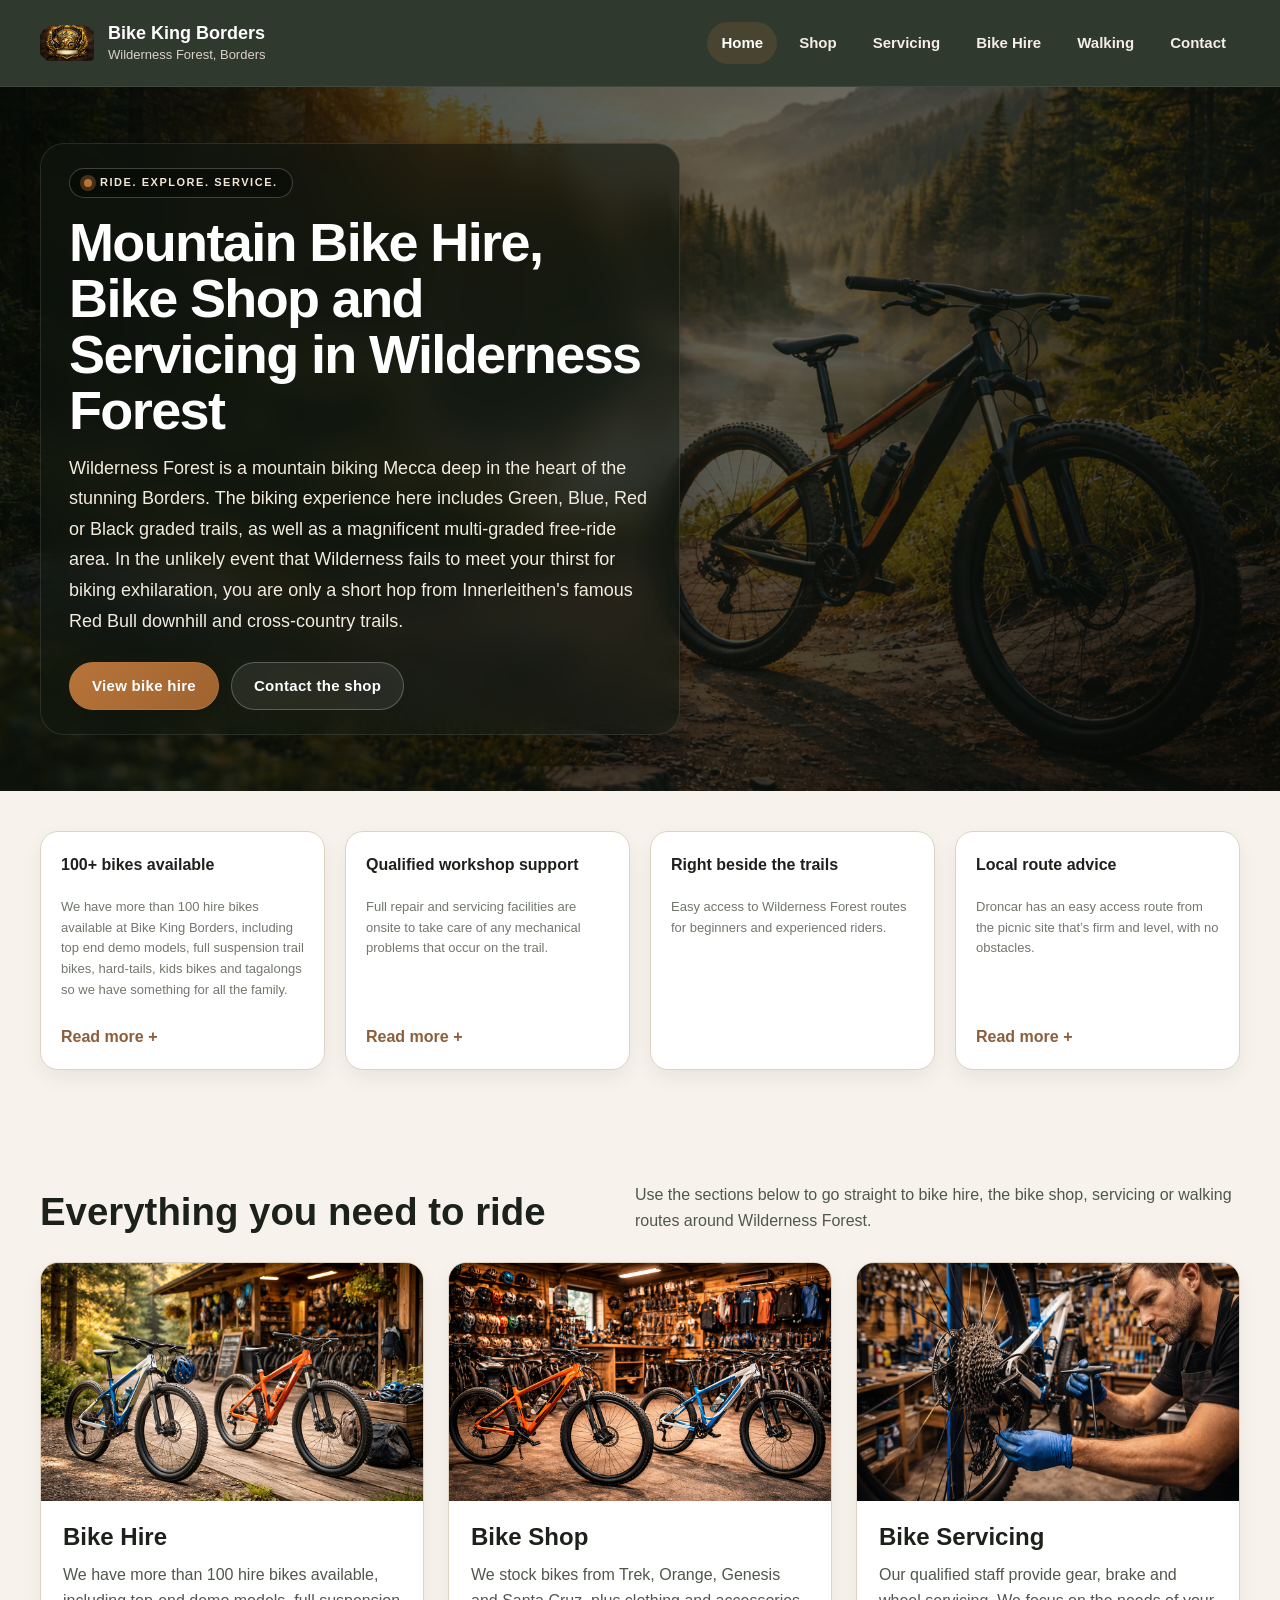
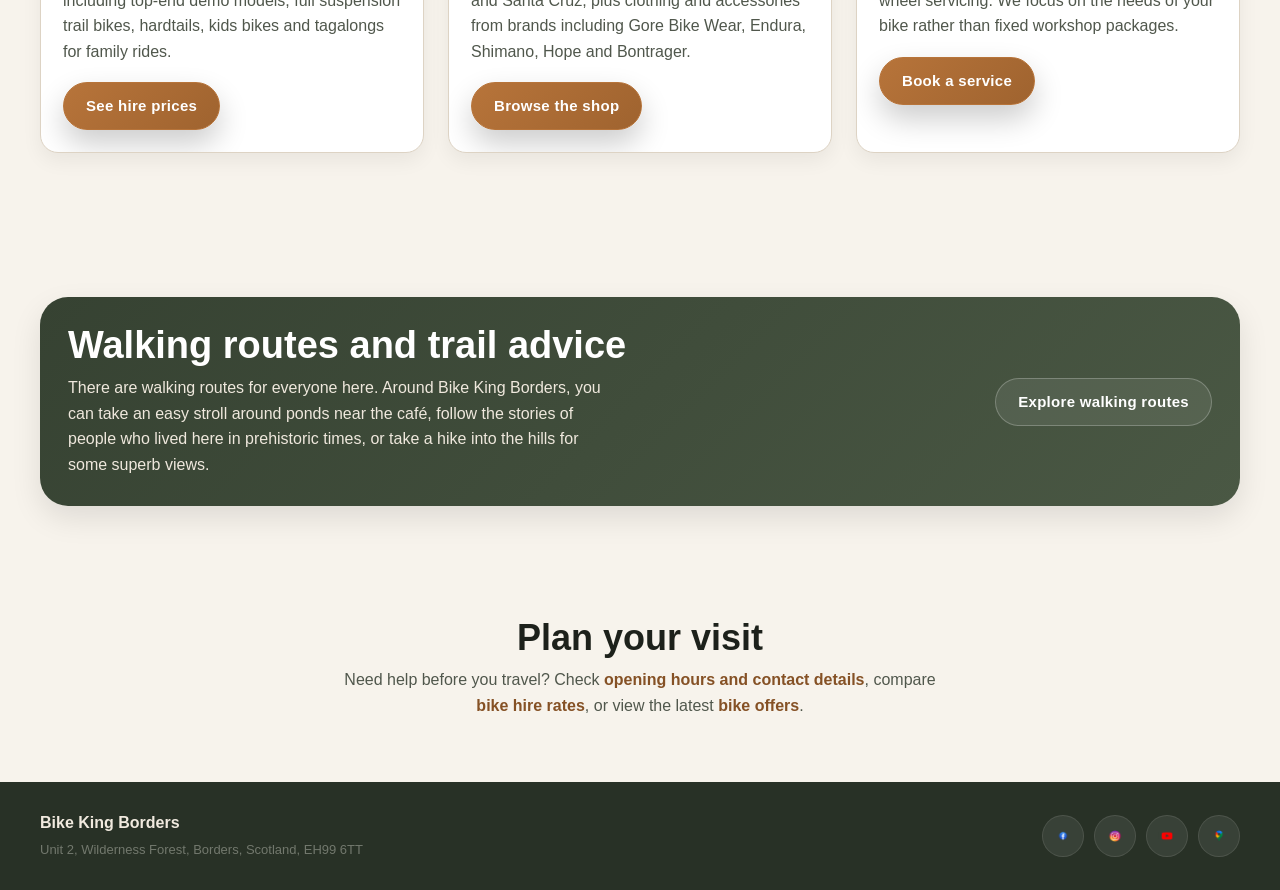
<file: index.html>
<!doctype html>
<html lang="en">
<head>
  <meta charset="utf-8">
  <meta name="viewport" content="width=device-width, initial-scale=1">
  <title>Bike King Borders | Bike Hire, Bike Shop and Servicing in Wilderness Forest Scotland</title>
  <meta name="description" content="Bike King Borders offers mountain bike hire, bike sales and professional bike servicing in Wilderness Forest, Scotland. Explore trails in the Scottish Borders with expert local support.">
  <meta name="keywords" content="bike hire Scotland, mountain bike hire Wilderness Forest, bike shop Scotland, bike servicing Borders, mountain biking Scotland, bike shop Wilderness Forest, bike hire Borders, bike servicing Scotland">
  <meta property="og:title" content="Bike King Borders | Wilderness Forest, Scotland">
  <meta property="og:description" content="Bike hire, bike shop and bike servicing beside the trails of Wilderness Forest.">
  <meta property="og:image" content="img/hero.png">
  <meta property="og:url" content="https://www.bikekingborders.co.uk">
  <meta name="twitter:card" content="summary_large_image">
  <link rel="stylesheet" href="style.css">
</head>
<body>
  <a class="skip-link" href="#main-content">Skip to content</a>

  <header class="topbar">
    <div class="container nav">
      <a class="brand" href="index.html">
        <img src="img/logo.png" alt="Bike King Borders logo">
        <span>Bike King Borders <small>Wilderness Forest, Borders</small></span>
      </a>

      <nav class="navlinks" aria-label="Primary navigation">
        <a class="active" href="index.html">Home</a>
        <a href="shop.html">Shop</a>
        <a href="servicing.html">Servicing</a>
        <a href="hire.html">Bike Hire</a>
        <a href="walking.html">Walking</a>
        <a href="contact.html">Contact</a>
      </nav>
    </div>
  </header>

  <main id="main-content">

    <section class="hero" aria-labelledby="home-title">
      <div class="container hero-inner">
        <div class="hero-content">
          <span class="kicker">Ride. Explore. Service.</span>
          <h1 id="home-title">Mountain Bike Hire, Bike Shop and Servicing in Wilderness Forest</h1>
          <p class="lead">
            Wilderness Forest is a mountain biking Mecca deep in the heart of the stunning Borders. The biking experience here includes Green, Blue, Red or Black graded trails, as well as a magnificent multi-graded free-ride area. In the unlikely event that Wilderness fails to meet your thirst for biking exhilaration, you are only a short hop from Innerleithen's famous Red Bull downhill and cross-country trails.
          </p>
          <div class="hero-actions">
            <a class="btn" href="hire.html">View bike hire</a>
            <a class="btn secondary" href="contact.html">Contact the shop</a>
          </div>
        </div>
      </div>
    </section>

    <section class="section compact" aria-labelledby="highlights-title">
  <div class="container">

    <h2 id="highlights-title" class="visually-hidden">Bike King Borders highlights</h2>

    <div class="highlight-list">

      <!-- Bikes -->
      <div class="highlight-item">
        <strong>100+ bikes available</strong>

        <p class="small">
          We have more than 100 hire bikes available at Bike King Borders, including top end demo models, full suspension trail bikes, hard-tails, kids bikes and tagalongs so we have something for all the family.
        </p>

        <details class="read-more-block">
          <summary>Read more</summary>
          <p class="small">
            With brand new bikes in stock from top quality brands like Trek, Orange, Genesis and Santa Cruz and an extensive range of clothing and accessories from Gore Bike Wear, Endura, Shimano, Hope and Bontrager, the shop caters for all visitors to the forest.
          </p>
        </details>
      </div>

      <!-- Workshop -->
      <div class="highlight-item">
        <strong>Qualified workshop support</strong>

        <p class="small">
          Full repair and servicing facilities are onsite to take care of any mechanical problems that occur on the trail.
        </p>

        <details class="read-more-block">
          <summary>Read more</summary>
          <p class="small">
            Our qualified staff will keep you riding for as long as possible. Our team are all experienced riders and know the trails well — ask their advice on the best routes and current conditions.
          </p>
        </details>
      </div>

      <!-- Trails -->
      <div class="highlight-item">
        <strong>Right beside the trails</strong>
        <p class="small">
          Easy access to Wilderness Forest routes for beginners and experienced riders.
        </p>
      </div>

      <!-- Route advice -->
      <div class="highlight-item">
        <strong>Local route advice</strong>

        <p class="small">
          Droncar has an easy access route from the picnic site that’s firm and level, with no obstacles. 
        </p>

        <details class="read-more-block">
          <summary>Read more</summary>

          <p class="small">
            If you are looking for something more energetic, follow the burn further up the valley or find the remains of Droncar Tower and an Iron Age hill fort.
          </p>

          <p class="small">
            Muirdac is a hidden gem, a quiet forest close to Peebles with some charming trails through open woodland. It can be particularly good early in the morning, when mist hangs in the valley below.
          </p>

          <p class="small">
            Enjoy a picnic and a stroll at Leethorn: the meadows here are important for butterflies, and we manage the land so the conditions are just right for them.
          </p>

          <p class="small">
            If you are looking for a bit of a challenge, head to Airy. One of the Borders’ classic hill routes leads through the forest and up to the Three Renbreths, tall cairns that stand sentinel over the moors. Allow at least five hours for the trip.
          </p>

        </details>
      </div>

    </div>

  </div>
</section>

    <section class="section" aria-labelledby="services-title">
      <div class="container">
        <div class="section-intro">
          <h2 id="services-title">Everything you need to ride</h2>
          <p class="meta">Use the sections below to go straight to bike hire, the bike shop, servicing or walking routes around Wilderness Forest.</p>
        </div>

        <div class="grid-3">
          <article class="card service-card">
            <img class="thumb" src="img/bikehire.png" alt="Mountain bikes available for hire in Wilderness Forest" loading="lazy">
            <div class="pad">
              <h3>Bike Hire</h3>
              <p>We have more than 100 hire bikes available, including top-end demo models, full suspension trail bikes, hardtails, kids bikes and tagalongs for family rides.</p>
              <div class="button-row">
                <a class="btn" href="hire.html">See hire prices</a>
              </div>
            </div>
          </article>

          <article class="card service-card">
            <img class="thumb" src="img/bikeshop.png" alt="Mountain bike for sale at Bike King Borders" loading="lazy">
            <div class="pad">
              <h3>Bike Shop</h3>
              <p>We stock bikes from Trek, Orange, Genesis and Santa Cruz, plus clothing and accessories from brands including Gore Bike Wear, Endura, Shimano, Hope and Bontrager.</p>
              <div class="button-row">
                <a class="btn" href="shop.html">Browse the shop</a>
              </div>
            </div>
          </article>

          <article class="card service-card">
            <img class="thumb" src="img/bikeservicing.png" alt="Bike servicing workshop at Bike King Borders" loading="lazy">
            <div class="pad">
              <h3>Bike Servicing</h3>
              <p>Our qualified staff provide gear, brake and wheel servicing. We focus on the needs of your bike rather than fixed workshop packages.</p>
              <div class="button-row">
                <a class="btn" href="servicing.html">Book a service</a>
              </div>
            </div>
          </article>
        </div>
      </div>
    </section>

    <section class="section" aria-labelledby="routes-title">
      <div class="container">
        <div class="cta-panel">
          <div>
            <h2 id="routes-title">Walking routes and trail advice</h2>
            <p class="meta">There are walking routes for everyone here. Around Bike King Borders, you can take an easy stroll around ponds near the café, follow the stories of people who lived here in prehistoric times, or take a hike into the hills for some superb views.</p>
          </div>
          <a class="btn secondary" href="walking.html">Explore walking routes</a>
        </div>
      </div>
    </section>

    <section class="section compact" aria-labelledby="home-links-title">
      <div class="container quick-facts">
        <h2 id="home-links-title">Plan your visit</h2>
        <p class="meta">Need help before you travel? Check <a href="contact.html">opening hours and contact details</a>, compare <a href="hire.html">bike hire rates</a>, or view the latest <a href="shop.html">bike offers</a>.</p>
      </div>
    </section>

  </main>

  <footer class="footer">
    <div class="container footer-row">
      <div>
        <strong>Bike King Borders</strong><br>
        <span class="small">Unit 2, Wilderness Forest, Borders, Scotland, EH99 6TT</span>
      </div>

      <nav class="social" aria-label="Social media">
        <a href="#" aria-label="Bike King Borders on Facebook"><img src="img/facebook.png" alt="Facebook"></a>
        <a href="#" aria-label="Bike King Borders on Instagram"><img src="img/instagram.png" alt="Instagram"></a>
        <a href="#" aria-label="Bike King Borders on YouTube"><img src="img/youtube.png" alt="YouTube"></a>
        <a href="#" aria-label="Bike King Borders on Google Maps"><img src="img/googlemaps.png" alt="Google Maps"></a>
      </nav>
    </div>
  </footer>
</body>
</html>
</file>
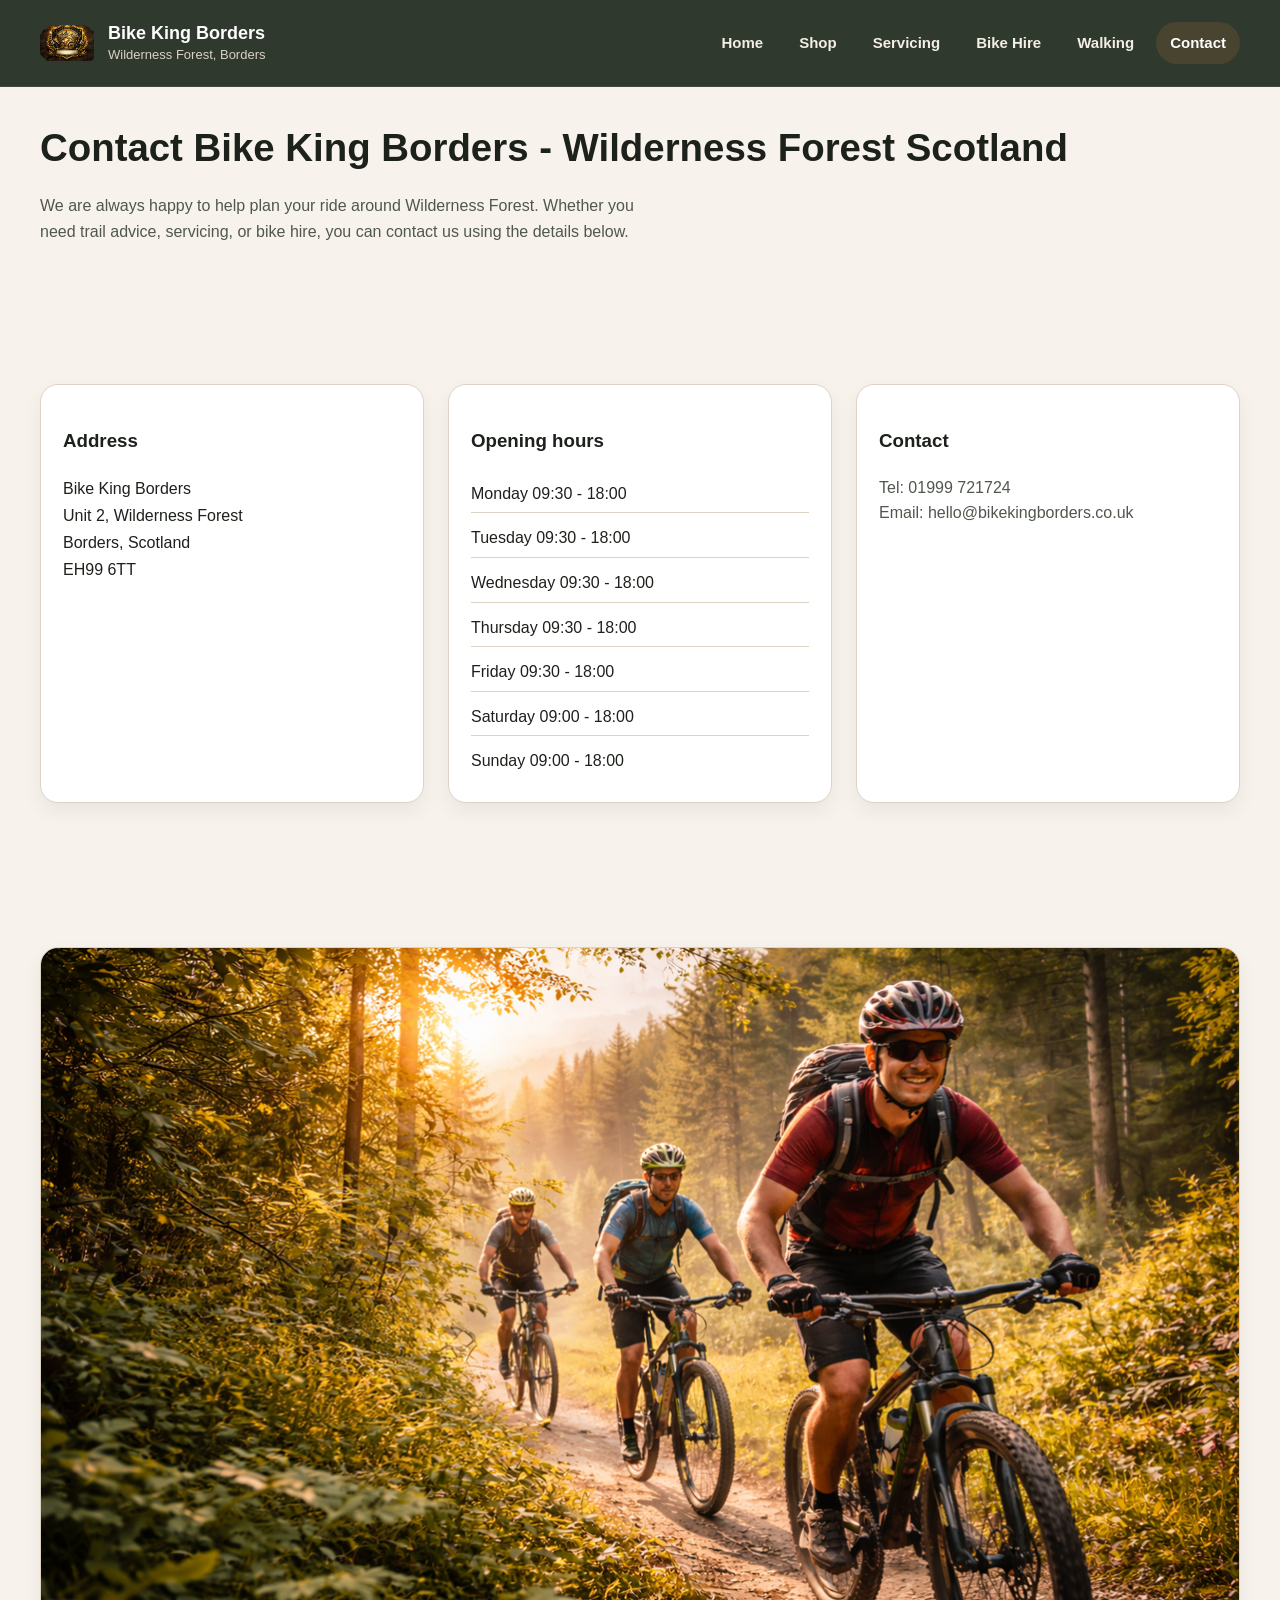
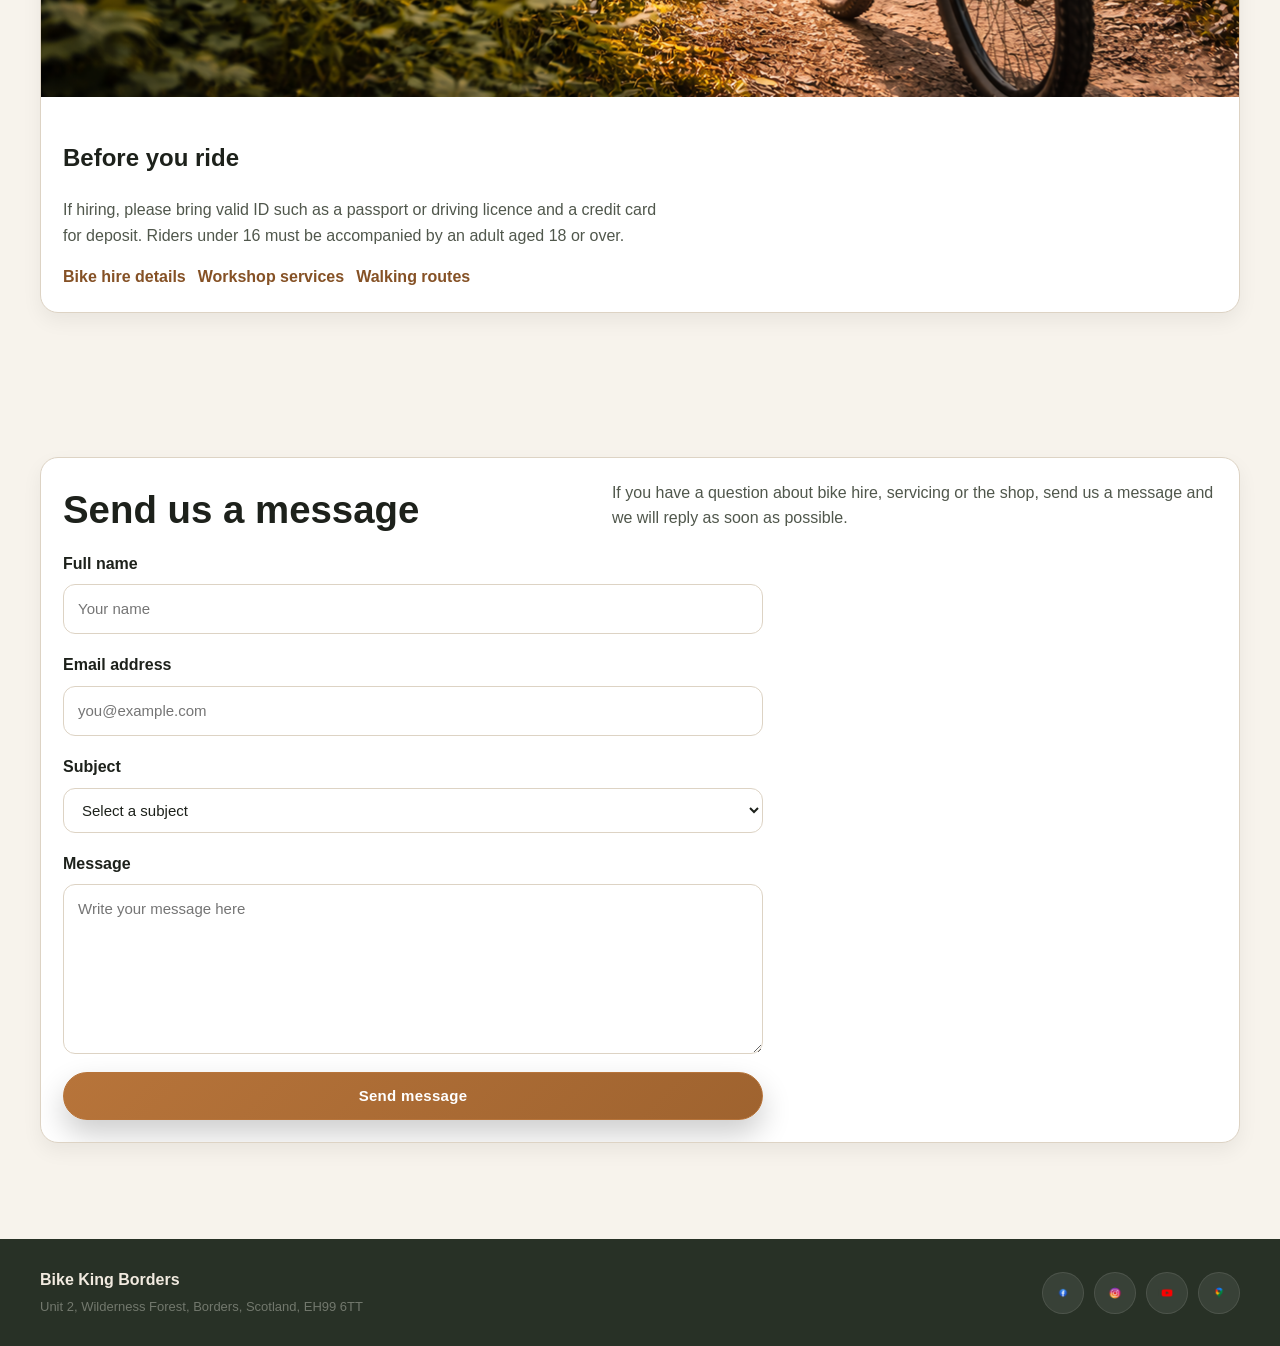
<file: contact.html>
<!doctype html>
<html lang="en">
<head>
  <meta charset="utf-8">
  <meta name="viewport" content="width=device-width,initial-scale=1">
  <title>Contact Bike King Borders | Bike Shop Wilderness Forest Scotland</title>
  <meta name="description" content="Contact Bike King Borders for bike hire, bike servicing or bike sales in Wilderness Forest, Scottish Borders. Find our address, phone number and opening hours.">
  <meta name="keywords" content="bike shop contact Scotland, bike hire contact Borders, bike servicing Wilderness Forest, Bike King Borders contact">
  <link rel="stylesheet" href="style.css">
</head>
<body>
  <a class="skip-link" href="#main-content">Skip to content</a>

  <header class="topbar">
    <div class="container nav">
      <a class="brand" href="index.html">
        <img src="img/logo.png" alt="Bike King Borders logo">
        <span>Bike King Borders <small>Wilderness Forest, Borders</small></span>
      </a>

      <nav class="navlinks" aria-label="Primary navigation">
        <a href="index.html">Home</a>
        <a href="shop.html">Shop</a>
        <a href="servicing.html">Servicing</a>
        <a href="hire.html">Bike Hire</a>
        <a href="walking.html">Walking</a>
        <a class="active" href="contact.html">Contact</a>
      </nav>
    </div>
  </header>

  <main id="main-content">

    <section class="section compact">
      <div class="container">
        <div class="section-intro">
          <h1 id="contact-title">Contact Bike King Borders - Wilderness Forest Scotland</h1>
          <p class="meta">
            We are always happy to help plan your ride around Wilderness Forest.
            Whether you need trail advice, servicing, or bike hire, you can contact us using the details below.
          </p>
        </div>
      </div>
    </section>

    <section class="section" aria-labelledby="contact-details-title">
      <div class="container">
        <h2 id="contact-details-title" class="visually-hidden">Contact details and opening hours</h2>

        <div class="grid-3">

          <article class="card">
            <div class="pad">
              <h3>Address</h3>
              <address class="address">
                Bike King Borders<br>
                Unit 2, Wilderness Forest<br>
                Borders, Scotland<br>
                EH99 6TT
              </address>
              <div class="button-row">
                <a class="btn secondary" href="#">Open map</a>
              </div>
            </div>
          </article>

          <article class="card">
            <div class="pad">
              <h3>Opening hours</h3>
              <ul class="hours">
                <li>Monday 09:30 - 18:00</li>
                <li>Tuesday 09:30 - 18:00</li>
                <li>Wednesday 09:30 - 18:00</li>
                <li>Thursday 09:30 - 18:00</li>
                <li>Friday 09:30 - 18:00</li>
                <li>Saturday 09:00 - 18:00</li>
                <li>Sunday 09:00 - 18:00</li>
              </ul>
            </div>
          </article>

          <article class="card">
            <div class="pad">
              <h3>Contact</h3>
              <p class="meta">
                Tel: <a href="tel:+441999721724">01999 721724</a><br>
                Email: <a href="mailto:hello@bikekingborders.co.uk">hello@bikekingborders.co.uk</a>
              </p>
            
              </div>
            </div>
          </article>

        </div>
      </div>
    </section>

    <section class="section">
      <div class="container">
        <article class="card">
          <img class="thumb" src="img/contact.png" alt="Cyclists on Wilderness Forest trails near Bike King Borders" loading="lazy">
          <div class="pad">
            <h2>Before you ride</h2>
            <p class="meta">
              If hiring, please bring valid ID such as a passport or driving licence and a credit card for deposit.
              Riders under 16 must be accompanied by an adult aged 18 or over.
            </p>

            <div class="inline-links">
              <a href="hire.html">Bike hire details</a>
              <a href="servicing.html">Workshop services</a>
              <a href="walking.html">Walking routes</a>
            </div>
          </div>
        </article>
      </div>
    </section>

    <section class="section" aria-labelledby="contact-form-title">
      <div class="container">
        <article class="card">
          <div class="pad">

            <div class="section-intro form-intro">
              <h2 id="contact-form-title">Send us a message</h2>
              <p class="meta">
                If you have a question about bike hire, servicing or the shop, send us a message and we will reply as soon as possible.
              </p>
            </div>

            <form class="contact-form" action="#" method="post">

              <div class="form-row">
                <label for="name">Full name</label>
                <input type="text" id="name" name="name" placeholder="Your name" required>
              </div>

              <div class="form-row">
                <label for="email">Email address</label>
                <input type="email" id="email" name="email" placeholder="you@example.com" required>
              </div>

              <div class="form-row">
                <label for="subject">Subject</label>
                <select id="subject" name="subject" required>
                  <option value="">Select a subject</option>
                  <option value="hire">Bike hire</option>
                  <option value="servicing">Bike servicing</option>
                  <option value="shop">Bike shop</option>
                  <option value="other">Other enquiry</option>
                </select>
              </div>

              <div class="form-row">
                <label for="message">Message</label>
                <textarea id="message" name="message" rows="6" placeholder="Write your message here" required></textarea>
              </div>

              <button class="btn" type="submit">Send message</button>

            </form>

          </div>
        </article>
      </div>
    </section>

  </main>

  <footer class="footer">
    <div class="container footer-row">
      <div>
        <strong>Bike King Borders</strong><br>
        <span class="small">Unit 2, Wilderness Forest, Borders, Scotland, EH99 6TT</span>
      </div>

      <nav class="social" aria-label="Social media">
        <a href="#" aria-label="Bike King Borders Facebook">
          <img src="img/facebook.png" alt="Facebook">
        </a>
        <a href="#" aria-label="Bike King Borders Instagram">
          <img src="img/instagram.png" alt="Instagram">
        </a>
        <a href="#" aria-label="Bike King Borders YouTube">
          <img src="img/youtube.png" alt="YouTube">
        </a>
        <a href="#" aria-label="Bike King Borders Google Maps">
          <img src="img/googlemaps.png" alt="Google Maps">
        </a>
      </nav>
    </div>
  </footer>
</body>
</html>
</file>
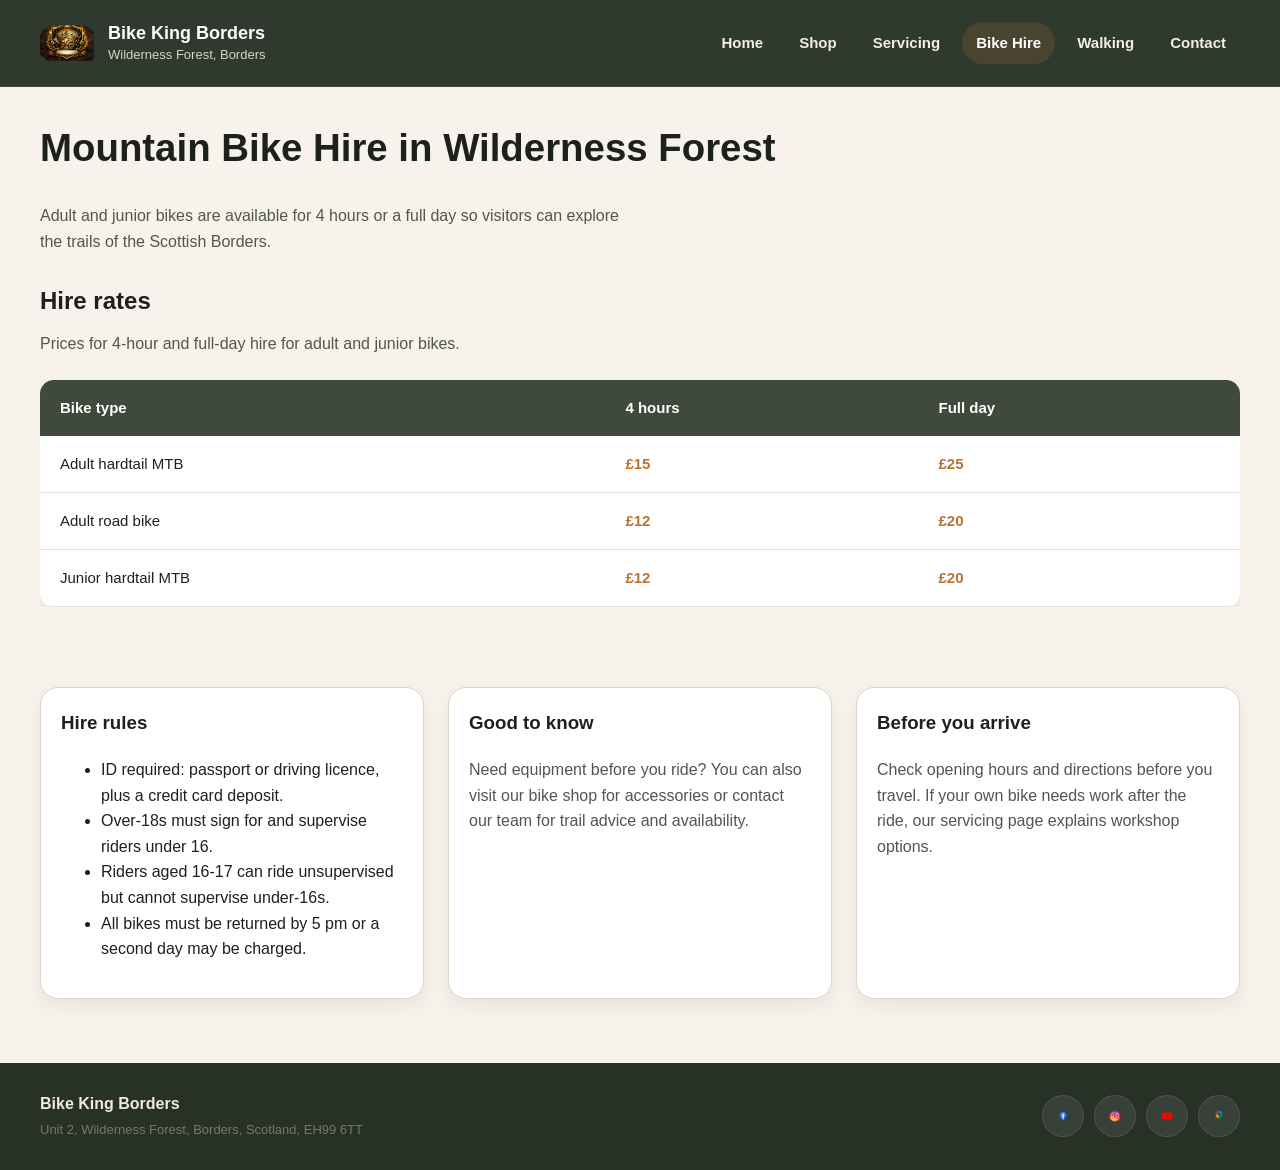
<file: hire.html>
<!doctype html>
<html lang="en">
<head>
  <meta charset="utf-8">
  <meta name="viewport" content="width=device-width,initial-scale=1">
  <title>Mountain Bike Hire in Wilderness Forest | Bike King Borders</title>
  <meta name="description" content="Mountain bike hire in Wilderness Forest, Scotland. Rent adult and junior bikes for 4 hours or a full day and explore the trails of the Scottish Borders.">
  <meta name="keywords" content="mountain bike hire Scotland, bike rental Wilderness Forest, bike hire Borders, hire mountain bikes Scotland">
  <link rel="stylesheet" href="style.css">
</head>
<body>
  <a class="skip-link" href="#main-content">Skip to content</a>
  <header class="topbar">
    <div class="container nav">
      <a class="brand" href="index.html">
        <img src="img/logo.png" alt="Bike King Borders logo">
        <span>Bike King Borders <small>Wilderness Forest, Borders</small></span>
      </a>
      <nav class="navlinks" aria-label="Primary navigation">
        <a href="index.html">Home</a>
        <a href="shop.html">Shop</a>
        <a href="servicing.html">Servicing</a>
        <a class="active" href="hire.html">Bike Hire</a>
        <a href="walking.html">Walking</a>
        <a href="contact.html">Contact</a>
      </nav>
    </div>
  </header>

  <main id="main-content">
    <section class="section compact hire-rates">
      <div class="container">
        <div class="section-intro">
          <h1>Mountain Bike Hire in Wilderness Forest</h1>
          <p class="meta">Adult and junior bikes are available for 4 hours or a full day so visitors can explore the trails of the Scottish Borders.</p>
        </div>

        <h2>Hire rates</h2>
        <p class="meta">Prices for 4-hour and full-day hire for adult and junior bikes.</p>

        <div class="table-wrapper">
          <table class="rates-table">
            <thead>
              <tr>
                <th scope="col">Bike type</th>
                <th scope="col">4 hours</th>
                <th scope="col">Full day</th>
              </tr>
            </thead>
            <tbody>
              <tr>
                <td>Adult hardtail MTB</td>
                <td>£15</td>
                <td>£25</td>
              </tr>
              <tr>
                <td>Adult road bike</td>
                <td>£12</td>
                <td>£20</td>
              </tr>
              <tr>
                <td>Junior hardtail MTB</td>
                <td>£12</td>
                <td>£20</td>
              </tr>
            </tbody>
          </table>
        </div>
      </div>
    </section>

    <section class="section compact">
      <div class="container info-grid">
        <article class="note-box">
          <h3>Hire rules</h3>
          <ul>
            <li>ID required: passport or driving licence, plus a credit card deposit.</li>
            <li>Over-18s must sign for and supervise riders under 16.</li>
            <li>Riders aged 16-17 can ride unsupervised but cannot supervise under-16s.</li>
            <li>All bikes must be returned by 5 pm or a second day may be charged.</li>
          </ul>
        </article>

        <article class="note-box">
          <h3>Good to know</h3>
          <p class="meta">Need equipment before you ride? You can also visit our <a href="shop.html">bike shop</a> for accessories or contact our team for trail advice and availability.</p>
          <div class="button-row"><a class="btn secondary" href="shop.html">Visit the shop</a></div>
        </article>

        <article class="note-box">
          <h3>Before you arrive</h3>
          <p class="meta">Check <a href="contact.html">opening hours and directions</a> before you travel. If your own bike needs work after the ride, our <a href="servicing.html">servicing page</a> explains workshop options.</p>
        </article>
      </div>
    </section>
  </main>

  <footer class="footer">
    <div class="container footer-row">
      <div>
        <strong>Bike King Borders</strong><br>
        <span class="small">Unit 2, Wilderness Forest, Borders, Scotland, EH99 6TT</span>
      </div>
      <div class="social" aria-label="Social media">
        <a href="#" aria-label="Facebook"><img src="img/facebook.png" alt="Facebook"></a>
        <a href="#" aria-label="Instagram"><img src="img/instagram.png" alt="Instagram"></a>
        <a href="#" aria-label="YouTube"><img src="img/youtube.png" alt="YouTube"></a>
        <a href="#" aria-label="Google Maps"><img src="img/googlemaps.png" alt="Google Maps"></a>
      </div>
    </div>
  </footer>
</body>
</html>
</file>
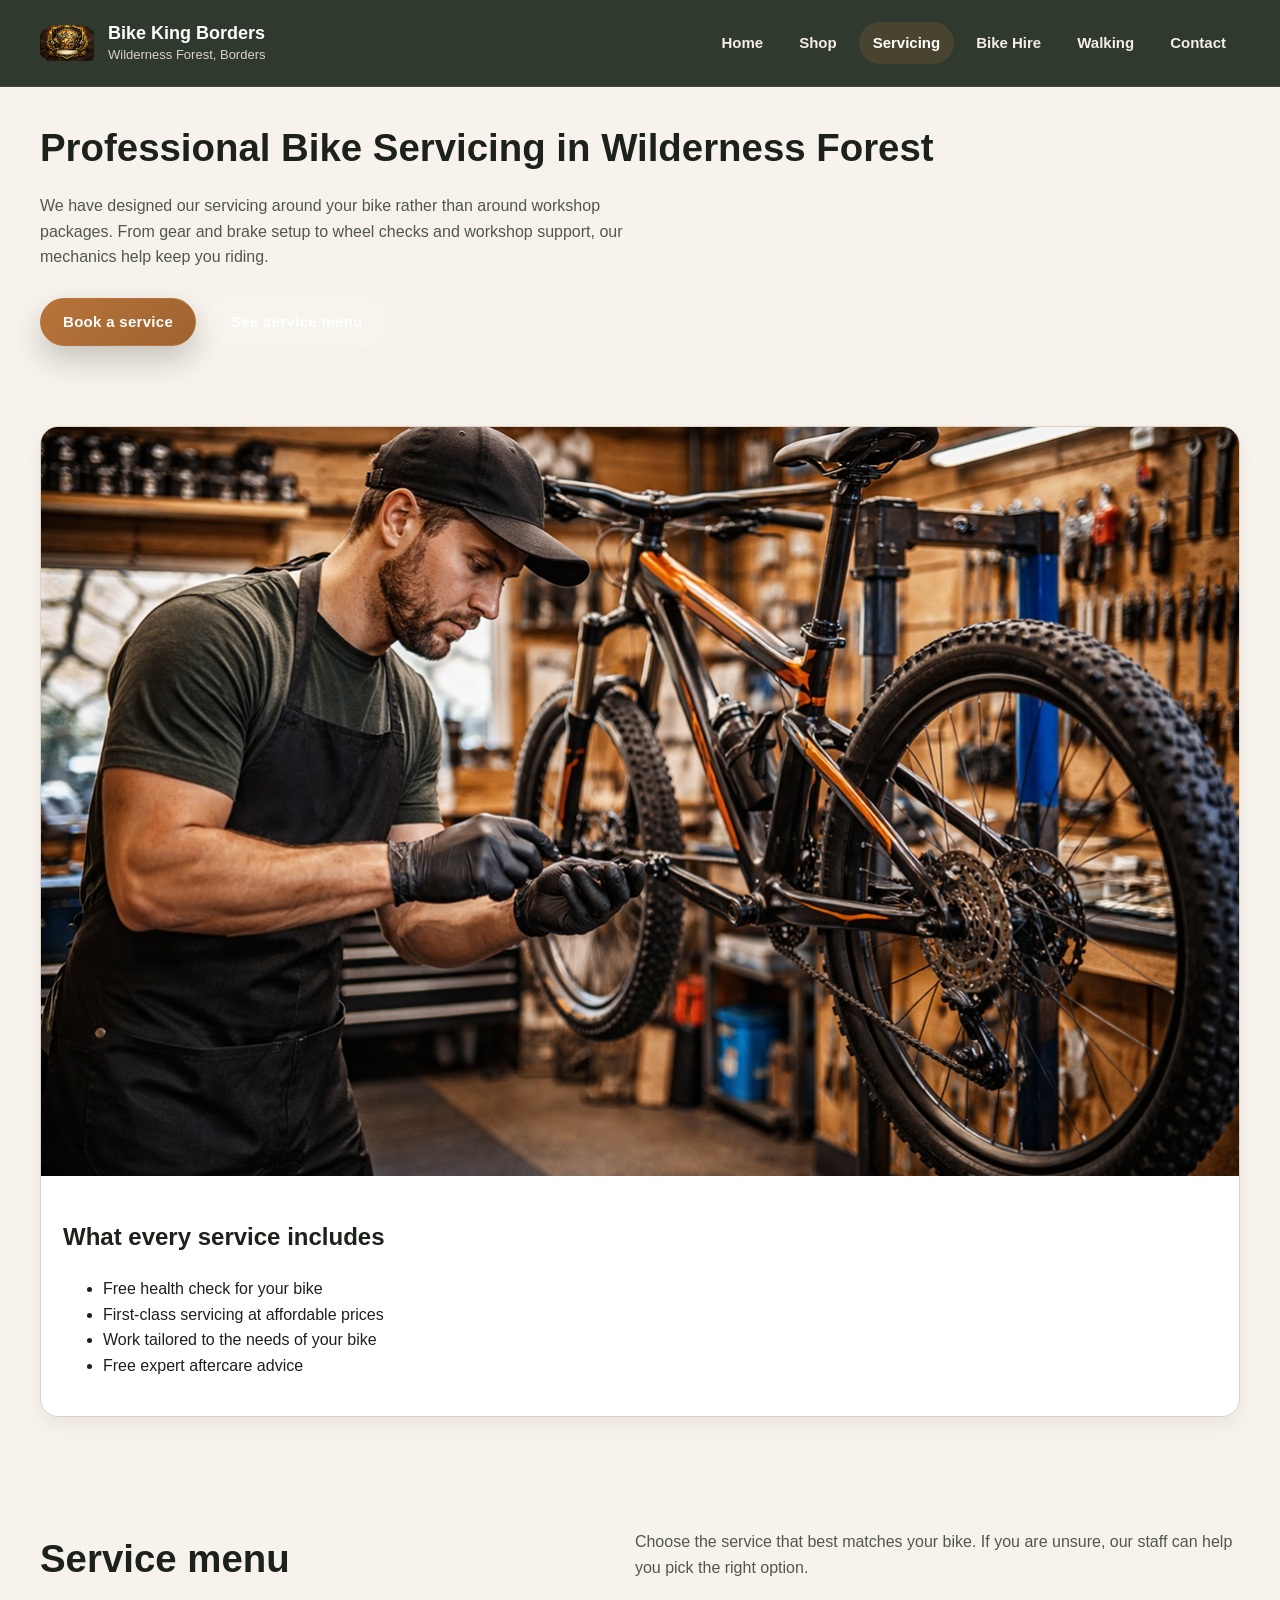
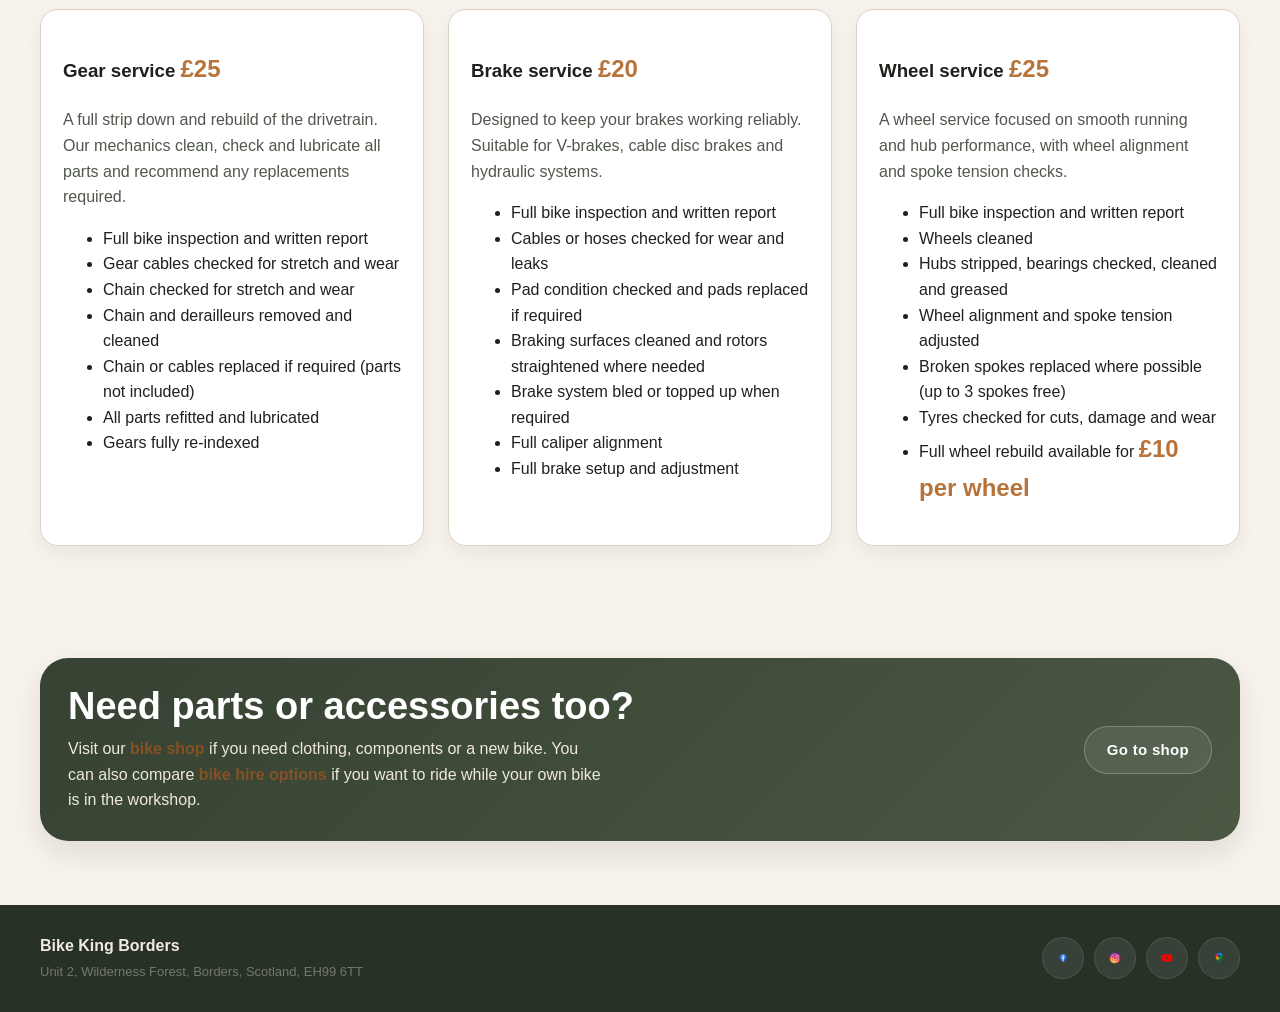
<file: servicing.html>
<!doctype html>
<html lang="en">
<head>
  <meta charset="utf-8">
  <meta name="viewport" content="width=device-width,initial-scale=1">
  <title>Bike Servicing in Wilderness Forest | Bike Repairs - Bike King Borders</title>
  <meta name="description" content="Professional bike servicing and bike repairs in Wilderness Forest. Gear service, brake service and wheel servicing by experienced mechanics.">
  <meta name="keywords" content="bike servicing Scotland, bike repair Scotland, mountain bike servicing, bike mechanics Borders, bike workshop Scotland">
  <link rel="stylesheet" href="style.css">
</head>
<body>
  <a class="skip-link" href="#main-content">Skip to content</a>
  <header class="topbar">
    <div class="container nav">
      <a class="brand" href="index.html">
        <img src="img/logo.png" alt="Bike King Borders logo">
        <span>Bike King Borders <small>Wilderness Forest, Borders</small></span>
      </a>
      <nav class="navlinks" aria-label="Primary navigation">
        <a href="index.html">Home</a>
        <a href="shop.html">Shop</a>
        <a class="active" href="servicing.html">Servicing</a>
        <a href="hire.html">Bike Hire</a>
        <a href="walking.html">Walking</a>
        <a href="contact.html">Contact</a>
      </nav>
    </div>
  </header>

  <main id="main-content">
    <section class="section compact">
      <div class="container">
        <div class="section-intro">
          <h1 id="servicing-title">Professional Bike Servicing in Wilderness Forest</h1>
          <p class="meta">We have designed our servicing around your bike rather than around workshop packages. From gear and brake setup to wheel checks and workshop support, our mechanics help keep you riding.</p>
        </div>
        <div class="hero-actions">
          <a class="btn" href="contact.html">Book a service</a>
          <a class="btn secondary" href="#service-menu">See service menu</a>
        </div>
      </div>
    </section>

    <section class="section compact">
      <div class="container">
        <article class="card">
          <img class="thumb" src="img/servicing1.png" alt="Bike being serviced on a workshop stand" loading="lazy">
          <div class="pad">
            <h2>What every service includes</h2>
            <ul>
              <li>Free health check for your bike</li>
              <li>First-class servicing at affordable prices</li>
              <li>Work tailored to the needs of your bike</li>
              <li>Free expert aftercare advice</li>
            </ul>
          </div>
        </article>
      </div>
    </section>

    <section class="section" aria-labelledby="service-menu">
      <div class="container">
        <div class="section-intro">
          <h2 id="service-menu">Service menu</h2>
          <p class="meta">Choose the service that best matches your bike. If you are unsure, our staff can help you pick the right option.</p>
        </div>

        <div class="grid-3">
          <article class="card">
            <div class="pad">
              <h3>Gear service <span class="bike-price">£25</span></h3>
              <p class="meta">A full strip down and rebuild of the drivetrain. Our mechanics clean, check and lubricate all parts and recommend any replacements required.</p>
              <ul>
                <li>Full bike inspection and written report</li>
                <li>Gear cables checked for stretch and wear</li>
                <li>Chain checked for stretch and wear</li>
                <li>Chain and derailleurs removed and cleaned</li>
                <li>Chain or cables replaced if required (parts not included)</li>
                <li>All parts refitted and lubricated</li>
                <li>Gears fully re-indexed</li>
              </ul>
            </div>
          </article>

          <article class="card">
            <div class="pad">
              <h3>Brake service <span class="bike-price">£20</span></h3>
              <p class="meta">Designed to keep your brakes working reliably. Suitable for V-brakes, cable disc brakes and hydraulic systems.</p>
              <ul>
                <li>Full bike inspection and written report</li>
                <li>Cables or hoses checked for wear and leaks</li>
                <li>Pad condition checked and pads replaced if required</li>
                <li>Braking surfaces cleaned and rotors straightened where needed</li>
                <li>Brake system bled or topped up when required</li>
                <li>Full caliper alignment</li>
                <li>Full brake setup and adjustment</li>
              </ul>
            </div>
          </article>

          <article class="card">
            <div class="pad">
              <h3>Wheel service <span class="bike-price">£25</span></h3>
              <p class="meta">A wheel service focused on smooth running and hub performance, with wheel alignment and spoke tension checks.</p>
              <ul>
                <li>Full bike inspection and written report</li>
                <li>Wheels cleaned</li>
                <li>Hubs stripped, bearings checked, cleaned and greased</li>
                <li>Wheel alignment and spoke tension adjusted</li>
                <li>Broken spokes replaced where possible (up to 3 spokes free)</li>
                <li>Tyres checked for cuts, damage and wear</li>
                <li>Full wheel rebuild available for <span class="bike-price">£10 per wheel</span></li>
              </ul>
            </div>
          </article>
        </div>
      </div>
    </section>

    <section class="section compact">
      <div class="container">
        <div class="cta-panel">
          <div>
            <h2>Need parts or accessories too?</h2>
            <p class="meta">Visit our <a href="shop.html">bike shop</a> if you need clothing, components or a new bike. You can also compare <a href="hire.html">bike hire options</a> if you want to ride while your own bike is in the workshop.</p>
          </div>
          <a class="btn secondary" href="shop.html">Go to shop</a>
        </div>
      </div>
    </section>
  </main>

  <footer class="footer">
    <div class="container footer-row">
      <div>
        <strong>Bike King Borders</strong><br>
        <span class="small">Unit 2, Wilderness Forest, Borders, Scotland, EH99 6TT</span>
      </div>
      <div class="social" aria-label="Social media">
        <a href="#" aria-label="Facebook"><img src="img/facebook.png" alt="Facebook"></a>
        <a href="#" aria-label="Instagram"><img src="img/instagram.png" alt="Instagram"></a>
        <a href="#" aria-label="YouTube"><img src="img/youtube.png" alt="YouTube"></a>
        <a href="#" aria-label="Google Maps"><img src="img/googlemaps.png" alt="Google Maps"></a>
      </div>
    </div>
  </footer>
</body>
</html>
</file>
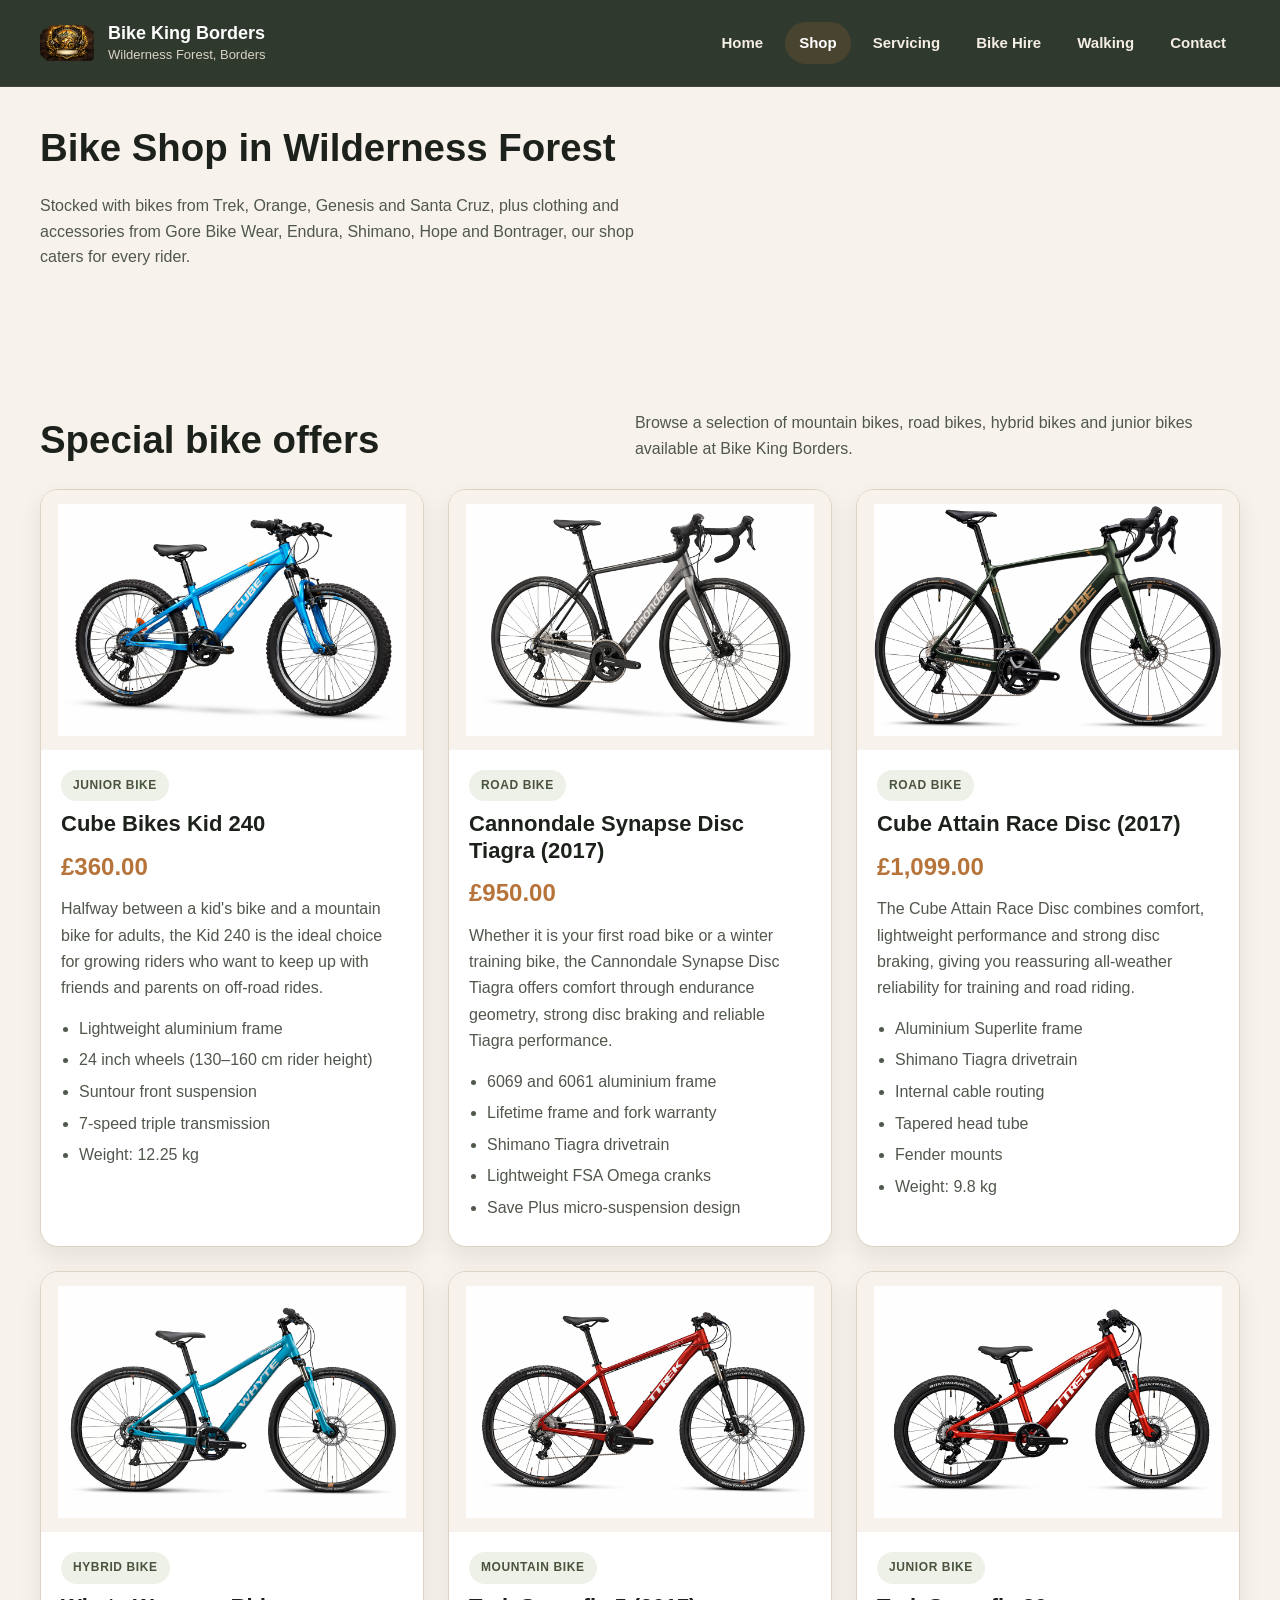
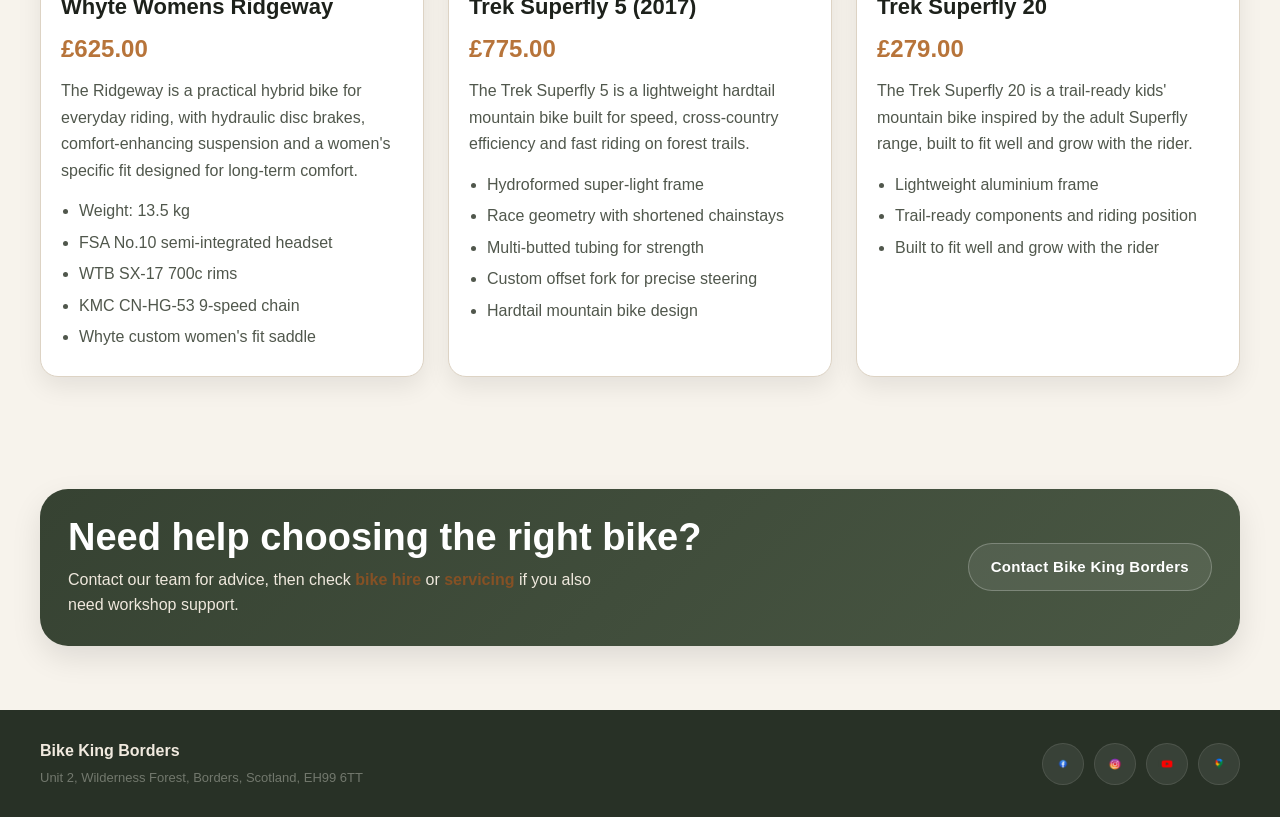
<file: shop.html>
<!doctype html>
<html lang="en">
<head>
  <meta charset="utf-8">
  <meta name="viewport" content="width=device-width,initial-scale=1">
  <title>Bike Shop in Wilderness Forest | Mountain and Road Bikes – Bike King Borders</title>
  <meta name="description" content="Visit the Bike King Borders bike shop in Wilderness Forest. We sell mountain bikes, road bikes, kids bikes and cycling accessories from top brands.">
  <meta name="keywords" content="bike shop Scotland, mountain bikes Scotland, road bikes Scotland, kids bikes Scotland, bike shop Borders">
  <link rel="stylesheet" href="style.css">
</head>
<body>

  <a class="skip-link" href="#main-content">Skip to content</a>

  <header class="topbar">
    <div class="container nav">
      <a class="brand" href="index.html" aria-label="Bike King Borders home">
        <img src="img/logo.png" alt="Bike King Borders logo">
        <span>Bike King Borders <small>Wilderness Forest, Borders</small></span>
      </a>

      <nav class="navlinks" aria-label="Primary navigation">
        <a href="index.html">Home</a>
        <a class="active" href="shop.html">Shop</a>
        <a href="servicing.html">Servicing</a>
        <a href="hire.html">Bike Hire</a>
        <a href="walking.html">Walking</a>
        <a href="contact.html">Contact</a>
      </nav>
    </div>
  </header>

  <main id="main-content">

    <section class="section compact" aria-labelledby="shop-title">
      <div class="container">
        <div class="section-intro">
          <h1 id="shop-title">Bike Shop in Wilderness Forest</h1>
          <p class="meta">
            Stocked with bikes from Trek, Orange, Genesis and Santa Cruz, plus clothing and accessories from Gore Bike Wear, Endura, Shimano, Hope and Bontrager, our shop caters for every rider.
          </p>
        </div>
      </div>
    </section>

    <section class="section" aria-labelledby="offers-title">
      <div class="container">
        <div class="section-intro">
          <h2 id="offers-title">Special bike offers</h2>
          <p class="meta">
            Browse a selection of mountain bikes, road bikes, hybrid bikes and junior bikes available at Bike King Borders.
          </p>
        </div>

        <div class="bike-grid">

          <article class="bike-card">
            <img src="img/CubeBikesKid.png" alt="Cube Bikes Kid 240 junior mountain bike in blue" loading="lazy">
            <div class="bike-card-content">
              <span class="bike-category">Junior Bike</span>
              <h3>Cube Bikes Kid 240</h3>
              <p class="bike-price">£360.00</p>
              <p class="bike-text">
                Halfway between a kid's bike and a mountain bike for adults, the Kid 240 is the ideal choice for growing riders who want to keep up with friends and parents on off-road rides.
              </p>
              <ul class="bike-features">
                <li>Lightweight aluminium frame</li>
                <li>24 inch wheels (130–160 cm rider height)</li>
                <li>Suntour front suspension</li>
                <li>7-speed triple transmission</li>
                <li>Weight: 12.25 kg</li>
              </ul>
            </div>
          </article>

          <article class="bike-card">
            <img src="img/Cannondale.png" alt="Cannondale Synapse Disc Tiagra 2017 endurance road bike" loading="lazy">
            <div class="bike-card-content">
              <span class="bike-category">Road Bike</span>
              <h3>Cannondale Synapse Disc Tiagra (2017)</h3>
              <p class="bike-price">£950.00</p>
              <p class="bike-text">
                Whether it is your first road bike or a winter training bike, the Cannondale Synapse Disc Tiagra offers comfort through endurance geometry, strong disc braking and reliable Tiagra performance.
              </p>
              <ul class="bike-features">
                <li>6069 and 6061 aluminium frame</li>
                <li>Lifetime frame and fork warranty</li>
                <li>Shimano Tiagra drivetrain</li>
                <li>Lightweight FSA Omega cranks</li>
                <li>Save Plus micro-suspension design</li>
              </ul>
            </div>
          </article>

          <article class="bike-card">
            <img src="img/CubeAttainRace.png" alt="Cube Attain Race Disc 2017 road bike on tarmac" loading="lazy">
            <div class="bike-card-content">
              <span class="bike-category">Road Bike</span>
              <h3>Cube Attain Race Disc (2017)</h3>
              <p class="bike-price">£1,099.00</p>
              <p class="bike-text">
                The Cube Attain Race Disc combines comfort, lightweight performance and strong disc braking, giving you reassuring all-weather reliability for training and road riding.
              </p>
              <ul class="bike-features">
                <li>Aluminium Superlite frame</li>
                <li>Shimano Tiagra drivetrain</li>
                <li>Internal cable routing</li>
                <li>Tapered head tube</li>
                <li>Fender mounts</li>
                <li>Weight: 9.8 kg</li>
              </ul>
            </div>
          </article>

          <article class="bike-card">
            <img src="img/WhyteWomens.png" alt="Whyte Womens Ridgeway hybrid bike in city setting" loading="lazy">
            <div class="bike-card-content">
              <span class="bike-category">Hybrid Bike</span>
              <h3>Whyte Womens Ridgeway</h3>
              <p class="bike-price">£625.00</p>
              <p class="bike-text">
                The Ridgeway is a practical hybrid bike for everyday riding, with hydraulic disc brakes, comfort-enhancing suspension and a women's specific fit designed for long-term comfort.
              </p>
              <ul class="bike-features">
                <li>Weight: 13.5 kg</li>
                <li>FSA No.10 semi-integrated headset</li>
                <li>WTB SX-17 700c rims</li>
                <li>KMC CN-HG-53 9-speed chain</li>
                <li>Whyte custom women's fit saddle</li>
              </ul>
            </div>
          </article>

          <article class="bike-card">
            <img src="img/TrekSuperfly5.png" alt="Trek Superfly 5 2017 29er mountain bike on forest trail" loading="lazy">
            <div class="bike-card-content">
              <span class="bike-category">Mountain Bike</span>
              <h3>Trek Superfly 5 (2017)</h3>
              <p class="bike-price">£775.00</p>
              <p class="bike-text">
                The Trek Superfly 5 is a lightweight hardtail mountain bike built for speed, cross-country efficiency and fast riding on forest trails.
              </p>
              <ul class="bike-features">
                <li>Hydroformed super-light frame</li>
                <li>Race geometry with shortened chainstays</li>
                <li>Multi-butted tubing for strength</li>
                <li>Custom offset fork for precise steering</li>
                <li>Hardtail mountain bike design</li>
              </ul>
            </div>
          </article>

          <article class="bike-card">
            <img src="img/TrekSuperfly20.png" alt="Trek Superfly 20 kids mountain bike in bright colours" loading="lazy">
            <div class="bike-card-content">
              <span class="bike-category">Junior Bike</span>
              <h3>Trek Superfly 20</h3>
              <p class="bike-price">£279.00</p>
              <p class="bike-text">
                The Trek Superfly 20 is a trail-ready kids' mountain bike inspired by the adult Superfly range, built to fit well and grow with the rider.
              </p>
              <ul class="bike-features">
                <li>Lightweight aluminium frame</li>
                <li>Trail-ready components and riding position</li>
                <li>Built to fit well and grow with the rider</li>
              </ul>
            </div>
          </article>

        </div>
      </div>
    </section>

    <section class="section compact">
      <div class="container">
        <div class="cta-panel">
          <div>
            <h2>Need help choosing the right bike?</h2>
            <p class="meta">
              Contact our team for advice, then check <a href="hire.html">bike hire</a> or <a href="servicing.html">servicing</a> if you also need workshop support.
            </p>
          </div>
          <a class="btn secondary" href="contact.html">Contact Bike King Borders</a>
        </div>
      </div>
    </section>

  </main>

  <footer class="footer">
    <div class="container footer-row">
      <div>
        <strong>Bike King Borders</strong><br>
        <span class="small">Unit 2, Wilderness Forest, Borders, Scotland, EH99 6TT</span>
      </div>

      <div class="social" aria-label="Social media">
        <a href="#" aria-label="Facebook">
          <img src="img/facebook.png" alt="Facebook">
        </a>
        <a href="#" aria-label="Instagram">
          <img src="img/instagram.png" alt="Instagram">
        </a>
        <a href="#" aria-label="YouTube">
          <img src="img/youtube.png" alt="YouTube">
        </a>
        <a href="#" aria-label="Google Maps">
          <img src="img/googlemaps.png" alt="Google Maps">
        </a>
      </div>
    </div>
  </footer>

</body>
</html>
</file>
<file: style.css>
:root{
  --olive-900:#283126;
  --olive-800:#364232;
  --olive-700:#4a5844;
  --olive-600:#61705a;
  --beige-50:#f7f3ec;
  --beige-100:#efe8dc;
  --beige-200:#e2d7c6;
  --copper-500:#b7743a;
  --copper-600:#9f632f;
  --copper-700:#855125;
  --text-900:#1d211b;
  --text-700:#50574c;
  --text-500:#72786d;
  --white:#ffffff;
  --line:#ddd3c4;
  --card:#ffffff;
  --shadow:0 12px 30px rgba(0,0,0,.10);
  --shadow-soft:0 8px 20px rgba(0,0,0,.06);
  --radius-sm:12px;
  --radius-md:18px;
  --radius-lg:28px;
  --radius-pill:999px;
  --max-width:1200px;
  --header-height:86px;
}

*,*::before,*::after{box-sizing:border-box;}
html{scroll-behavior:smooth;}
body{
  margin:0;
  font-family:Arial, Helvetica, sans-serif;
  color:var(--text-900);
  background:var(--beige-50);
  line-height:1.6;
  text-rendering:optimizeLegibility;
  -webkit-font-smoothing:antialiased;
}
img{max-width:100%;display:block;}
a{color:inherit;text-decoration:none;}
button,input,textarea,select{font:inherit;}

.skip-link{position:absolute;left:-9999px;top:auto;}
.skip-link:focus{
  left:16px;top:16px;z-index:9999;
  background:var(--white);color:var(--text-900);
  padding:10px 14px;border-radius:10px;box-shadow:var(--shadow-soft);
}
.visually-hidden{
  position:absolute !important;
  width:1px;height:1px;padding:0;margin:-1px;overflow:hidden;
  clip:rect(0,0,0,0);white-space:nowrap;border:0;
}

.container{width:min(var(--max-width), calc(100% - 32px));margin:0 auto;}
.section{padding:72px 0;}
.section.compact{padding:40px 0;}

.topbar{
  position:sticky;top:0;z-index:1000;
  background:rgba(40,49,38,.96);
  border-bottom:1px solid rgba(255,255,255,.08);
  backdrop-filter:blur(10px);
}
.nav{
  min-height:var(--header-height);
  display:flex;align-items:center;justify-content:space-between;gap:24px;
}
.brand{display:flex;align-items:center;gap:14px;min-width:0;color:var(--white);}
.brand img{width:54px;height:54px;object-fit:contain;flex-shrink:0;border-radius:10px;}
.brand span{display:block;font-size:18px;font-weight:700;line-height:1.15;}
.brand small{display:block;margin-top:4px;color:#d9d2c5;font-size:13px;font-weight:500;}
.navlinks{display:flex;align-items:center;justify-content:flex-end;gap:8px;flex-wrap:wrap;}
.navlinks a{
  display:inline-flex;align-items:center;justify-content:center;min-height:42px;padding:0 14px;
  border-radius:var(--radius-pill);color:#f4eee4;font-size:15px;font-weight:600;
  transition:background .25s ease,color .25s ease,transform .25s ease;
}
.navlinks a:hover,.navlinks a.active{background:rgba(183,116,58,.18);color:var(--white);}

.hero{position:relative;min-height:420px;color:var(--white);overflow:hidden;}
.hero::before{
  content:"";position:absolute;inset:0;
  background:
    linear-gradient(135deg, rgba(6,10,6,0.84) 0%, rgba(20,27,19,0.62) 42%, rgba(7,10,7,0.88) 100%),
    url("img/hero.png") 65% 75%/cover no-repeat;
  z-index:1;
}
.hero-inner{position:relative;z-index:2;display:grid;grid-template-columns:minmax(0,1.2fr) minmax(0,.8fr);align-items:center;gap:32px;padding-block:56px;}
.hero-content{
  max-width:640px;padding:24px 28px;border-radius:24px;
  background:rgba(16,22,16,0.62);border:1px solid rgba(255,255,255,.10);
  box-shadow:0 28px 60px rgba(0,0,0,0.40);backdrop-filter:blur(14px);
}
.kicker{
  display:inline-flex;align-items:center;gap:8px;min-height:30px;padding:4px 14px;margin-bottom:16px;
  border-radius:999px;border:1px solid rgba(255,255,255,.22);background:rgba(0,0,0,.35);
  color:#f3e6d6;font-size:11px;font-weight:700;letter-spacing:.14em;text-transform:uppercase;
}
.kicker::before{content:"";width:8px;height:8px;border-radius:50%;background:var(--copper-500);box-shadow:0 0 0 4px rgba(183,116,58,.35);}
.hero h1{margin:0 0 14px;font-size:clamp(30px,4.8vw,54px);line-height:1.04;letter-spacing:-0.03em;}
.lead{margin:0 0 26px;font-size:clamp(15px,2.1vw,18px);line-height:1.7;color:#f3ebdd;max-width:60ch;}
.hero-actions{display:flex;flex-wrap:wrap;gap:12px;}

.btn{
  display:inline-flex;align-items:center;justify-content:center;min-height:48px;padding:0 22px;
  border-radius:var(--radius-pill);border:1px solid var(--copper-500);
  background:linear-gradient(135deg, var(--copper-500), var(--copper-600));color:var(--white);
  font-weight:700;font-size:15px;letter-spacing:.02em;box-shadow:0 14px 30px rgba(0,0,0,.20);
  transition:background .22s ease,border-color .22s ease,box-shadow .22s ease,transform .22s ease;
}
.btn:hover{background:linear-gradient(135deg, var(--copper-600), var(--copper-700));border-color:var(--copper-700);box-shadow:0 18px 40px rgba(0,0,0,.26);transform:translateY(-2px);}
.btn.secondary{background:rgba(255,255,255,.08);border-color:rgba(255,255,255,.24);color:var(--white);box-shadow:none;}
.btn.secondary:hover{background:rgba(255,255,255,.16);border-color:rgba(255,255,255,.32);}

.highlight-list{display:grid;grid-template-columns:repeat(4,1fr);gap:20px;}
.highlight-item,.note-box{
  background:var(--card);border:1px solid var(--line);border-radius:var(--radius-md);
  padding:20px;box-shadow:var(--shadow-soft);
}
.highlight-item strong{display:block;margin-bottom:6px;font-size:16px;}
.small{font-size:13px;color:var(--text-500);}

.section-intro{display:flex;align-items:end;justify-content:space-between;gap:24px;margin-bottom:28px;flex-wrap:wrap;}
.section-intro h1,.section-intro h2{margin:0;font-size:clamp(28px,3vw,40px);line-height:1.1;}
.meta{margin:0;color:var(--text-700);max-width:68ch;}

.grid-3,.products{display:grid;grid-template-columns:repeat(3,1fr);gap:24px;}
.card{background:var(--card);border:1px solid var(--line);border-radius:var(--radius-md);overflow:hidden;box-shadow:var(--shadow-soft);}
.thumb{width:100%;aspect-ratio:16/10;object-fit:cover;background:#ddd;}
.pad{padding:22px;}
.service-card h3{margin:0 0 10px;font-size:24px;line-height:1.2;}
.service-card p{margin:0;color:var(--text-700);}
.button-row{margin-top:18px;}

.cta-panel{
  display:flex;align-items:center;justify-content:space-between;gap:24px;padding:28px;
  background:linear-gradient(135deg, var(--olive-800), var(--olive-700));color:var(--white);
  border-radius:var(--radius-lg);box-shadow:var(--shadow);
}
.cta-panel h2{margin:0 0 8px;font-size:clamp(26px,3vw,38px);line-height:1.1;}
.cta-panel .meta{color:#efe8dd;max-width:60ch;}
.quick-facts{text-align:center;}
.quick-facts h2{margin:0 0 10px;font-size:clamp(26px,3vw,36px);line-height:1.1;}
.quick-facts .meta{margin:0 auto;max-width:70ch;}
.quick-facts a,.inline-links a,.cta-panel a:not(.btn){color:var(--copper-700);font-weight:700;}
.quick-facts a:hover,.inline-links a:hover,.cta-panel a:not(.btn):hover{text-decoration:underline;}
.inline-links{display:flex;gap:16px;flex-wrap:wrap;margin-top:16px;}
.address{font-style:normal;line-height:1.75;}
.hours{list-style:none;padding:0;margin:0;}
.hours li + li{margin-top:6px;}
.info-grid{display:grid;grid-template-columns:repeat(3,1fr);gap:24px;}
.note-box h3{margin-top:0;}

.hire-rates h1,.hire-rates h2{margin-bottom:10px;}
.table-wrapper{overflow-x:auto;margin-top:24px;}
.rates-table{width:100%;border-collapse:collapse;background:var(--white);border-radius:14px;overflow:hidden;box-shadow:0 10px 25px rgba(0,0,0,0.08);}
.rates-table thead{background:#3f4a3c;color:var(--white);}
.rates-table th,.rates-table td{text-align:left;padding:16px 20px;font-size:15px;}
.rates-table td{border-bottom:1px solid #e5e1d8;}
.rates-table tbody tr:hover{background:#f6f4ef;}
.rates-table td:nth-child(2),.rates-table td:nth-child(3){font-weight:600;color:#b87333;}

.bike-grid{display:grid;grid-template-columns:repeat(3,minmax(0,1fr));gap:24px;}
.bike-card{background:var(--white);border:1px solid var(--line);border-radius:18px;overflow:hidden;box-shadow:0 10px 25px rgba(0,0,0,.08);display:flex;flex-direction:column;height:100%;}
.bike-card img{width:100%;height:260px;object-fit:contain;object-position:center;background:var(--beige-50);padding:14px;}
.bike-card-content{padding:20px;display:flex;flex-direction:column;gap:10px;flex:1;}
.bike-category{display:inline-block;align-self:flex-start;padding:6px 12px;border-radius:999px;background:#eef1e8;color:#49543f;font-size:12px;font-weight:700;text-transform:uppercase;letter-spacing:.05em;}
.bike-card h3{margin:0;font-size:22px;line-height:1.2;}
.bike-price{margin:0;font-size:24px;font-weight:700;color:var(--copper-500);}
.bike-text{margin:0;color:var(--text-700);line-height:1.65;}
.bike-features{margin:4px 0 0;padding-left:18px;color:var(--text-700);}
.bike-features li{margin-bottom:6px;}

.footer{margin-top:24px;background:var(--olive-900);color:#f1eadf;padding:28px 0;}
.footer-row{display:flex;align-items:center;justify-content:space-between;gap:24px;flex-wrap:wrap;}
.social{display:flex;align-items:center;gap:10px;flex-wrap:wrap;}
.social a{width:42px;height:42px;display:inline-flex;align-items:center;justify-content:center;border-radius:50%;background:rgba(255,255,255,.08);border:1px solid rgba(255,255,255,.10);transition:background .25s ease,transform .25s ease;}
.social a:hover{background:rgba(255,255,255,.14);transform:translateY(-1px);}
.social img{width:18px;height:18px;object-fit:contain;}
.visually-hidden{
  position:absolute;
  width:1px;
  height:1px;
  padding:0;
  margin:-1px;
  overflow:hidden;
  clip-path:inset(50%);
  white-space:nowrap;
  border:0;
}

.address{
  font-style:normal;
  line-height:1.7;
}

.hours{
  list-style:none;
  padding:0;
  margin:0;
}

.hours li{
  padding:6px 0;
  border-bottom:1px solid var(--line);
}

.hours li:last-child{
  border-bottom:none;
}

.inline-links{
  display:flex;
  flex-wrap:wrap;
  gap:12px;
  margin-top:16px;
}

.inline-links a{
  font-weight:700;
  color:var(--copper-700);
}

.inline-links a:hover{
  text-decoration:underline;
}

.form-intro{
  margin-bottom:20px;
}

.contact-form{
  max-width:700px;
  display:flex;
  flex-direction:column;
  gap:18px;
}

.form-row{
  display:flex;
  flex-direction:column;
  gap:8px;
}

.contact-form label{
  font-weight:700;
  color:var(--text-900);
}

.contact-form input,
.contact-form select,
.contact-form textarea{
  width:100%;
  padding:12px 14px;
  border:1px solid var(--line);
  border-radius:12px;
  background:var(--white);
  color:var(--text-900);
  font-size:15px;
}

.contact-form textarea{
  resize:vertical;
  min-height:140px;
}

.contact-form input:focus,
.contact-form select:focus,
.contact-form textarea:focus{
  outline:none;
  border-color:var(--copper-500);
  box-shadow:0 0 0 3px rgba(183,116,58,.15);
}
.visually-hidden{
  position:absolute;
  width:1px;
  height:1px;
  padding:0;
  margin:-1px;
  overflow:hidden;
  clip-path:inset(50%);
  white-space:nowrap;
  border:0;
}
.read-more-block{
margin-top:8px;
}

.read-more-block summary{
cursor:pointer;
font-weight:700;
color:#8b5e3c;
list-style:none;
}

.read-more-block summary::-webkit-details-marker{
display:none;
}

.read-more-block summary::after{
content:" +";
font-weight:700;
}

.read-more-block[open] summary::after{
content:" −";
}

.read-more-block p{
margin-top:8px;
}
.highlight-list{
  display:grid;
  grid-template-columns:repeat(4, 1fr);
  gap:20px;
  align-items:stretch;
}

.highlight-item{
  background:var(--card);
  border:1px solid var(--line);
  border-radius:var(--radius-md);
  padding:20px;
  box-shadow:var(--shadow-soft);
  display:flex;
  flex-direction:column;
  height:100%;
}
.read-more-block{
  margin-top:auto;
  padding-top:10px;
}
@media (max-width:680px){
  .inline-links{
    flex-direction:column;
    align-items:flex-start;
    gap:8px;
  }
}
@media (max-width:1024px){
  .nav{padding:14px 0;align-items:flex-start;flex-direction:column;}
  .navlinks{width:100%;justify-content:flex-start;}
  .hero-inner{grid-template-columns:1fr;gap:24px;}
  .highlight-list,.grid-3,.info-grid,.products{grid-template-columns:repeat(2,1fr);}
  .bike-grid{grid-template-columns:repeat(2,minmax(0,1fr));}
  .cta-panel{flex-direction:column;align-items:flex-start;}
}

@media (max-width:680px){
  .container{width:min(var(--max-width), calc(100% - 24px));}
  .section{padding:56px 0;}
  .section.compact{padding:28px 0;}
  .brand{align-items:flex-start;}
  .brand img{width:46px;height:46px;}
  .brand span{font-size:16px;}
  .brand small{font-size:12px;}
  .navlinks{gap:6px;}
  .navlinks a{padding:0 12px;min-height:40px;font-size:14px;}
  .hero{min-height:360px;}
  .hero-content{padding:18px 20px;}
  .hero h1{font-size:30px;}
  .lead{font-size:15px;line-height:1.55;}
  .hero-actions{flex-direction:column;align-items:stretch;}
  .btn{width:100%;}
  .highlight-list,.grid-3,.bike-grid,.info-grid,.products{grid-template-columns:1fr;gap:18px;}
  .bike-card img{height:210px;padding:12px;}
  .bike-card-content,.pad{padding:18px;}
  .bike-card h3,.service-card h3{font-size:22px;}
  .bike-price{font-size:22px;}
  .cta-panel{padding:22px;border-radius:22px;}
  .footer-row{flex-direction:column;align-items:flex-start;}
  .rates-table th,.rates-table td{padding:12px 14px;font-size:14px;}
}
</file>
